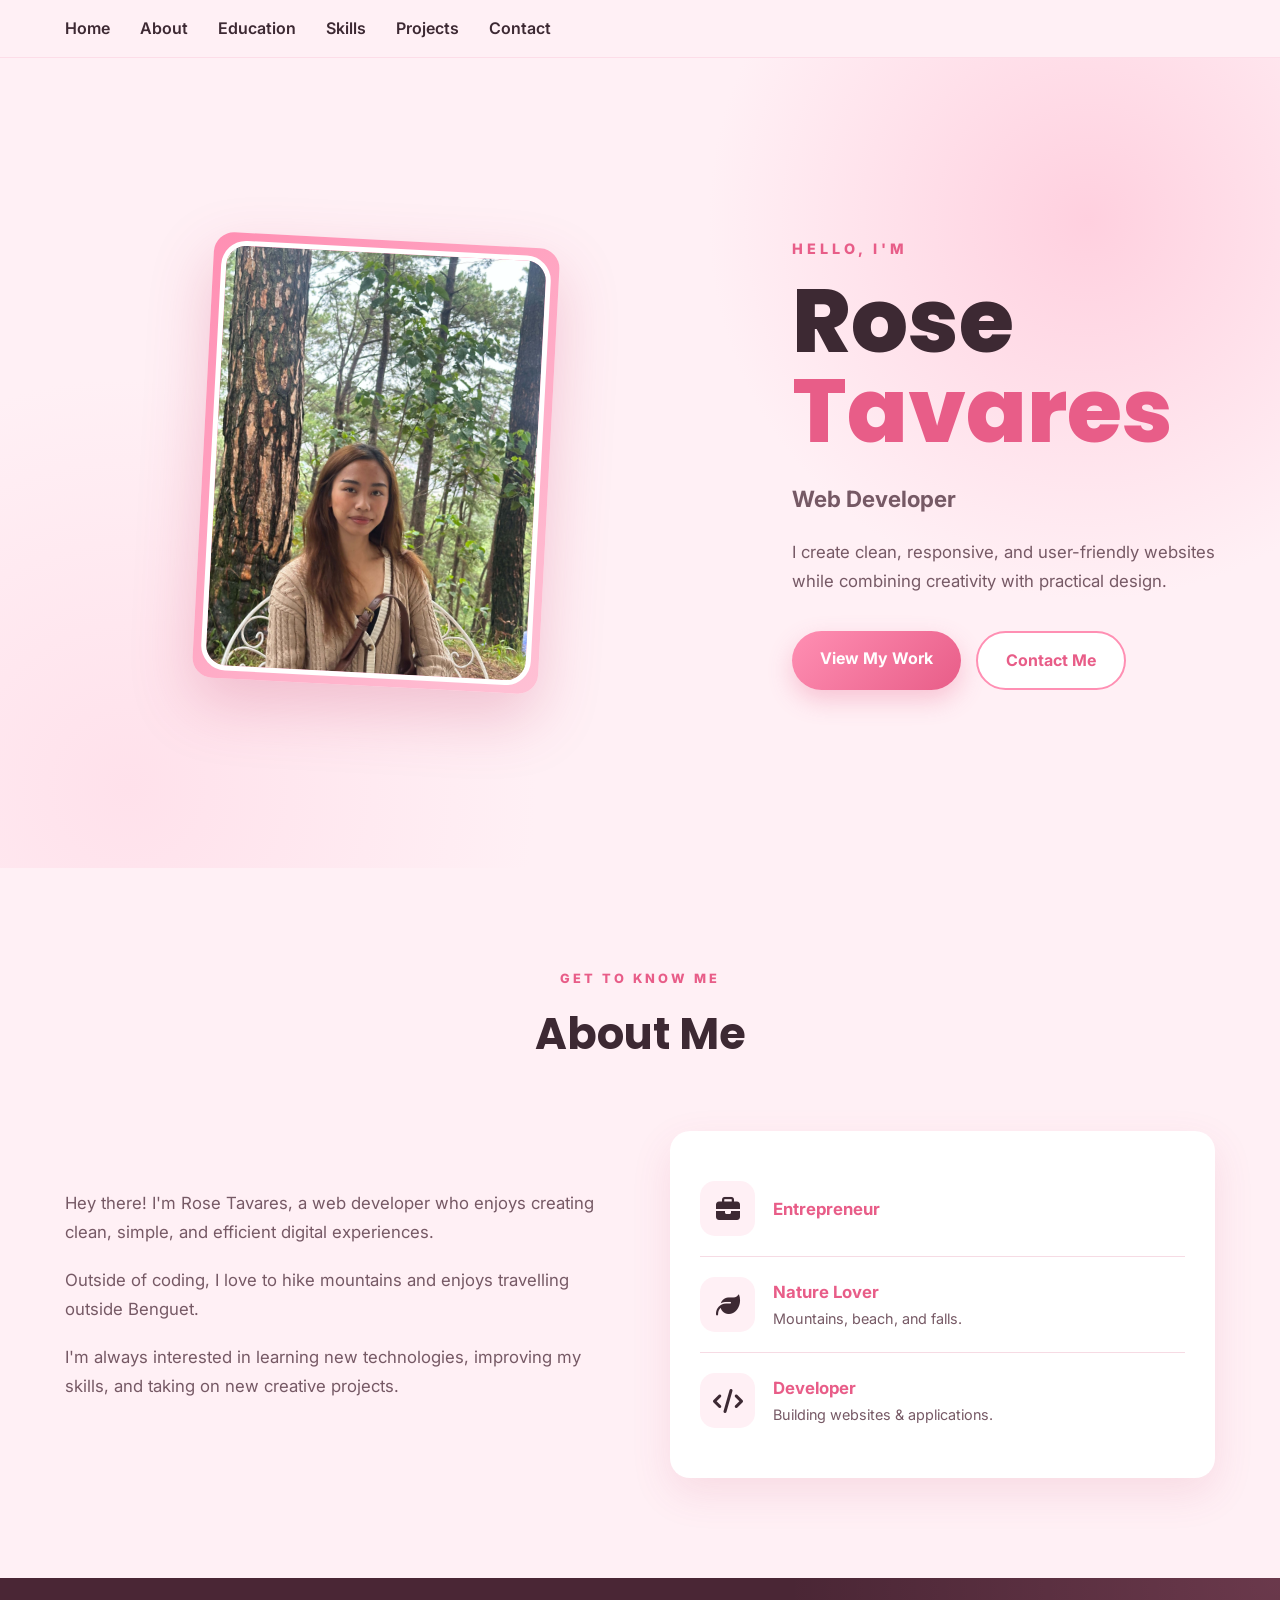
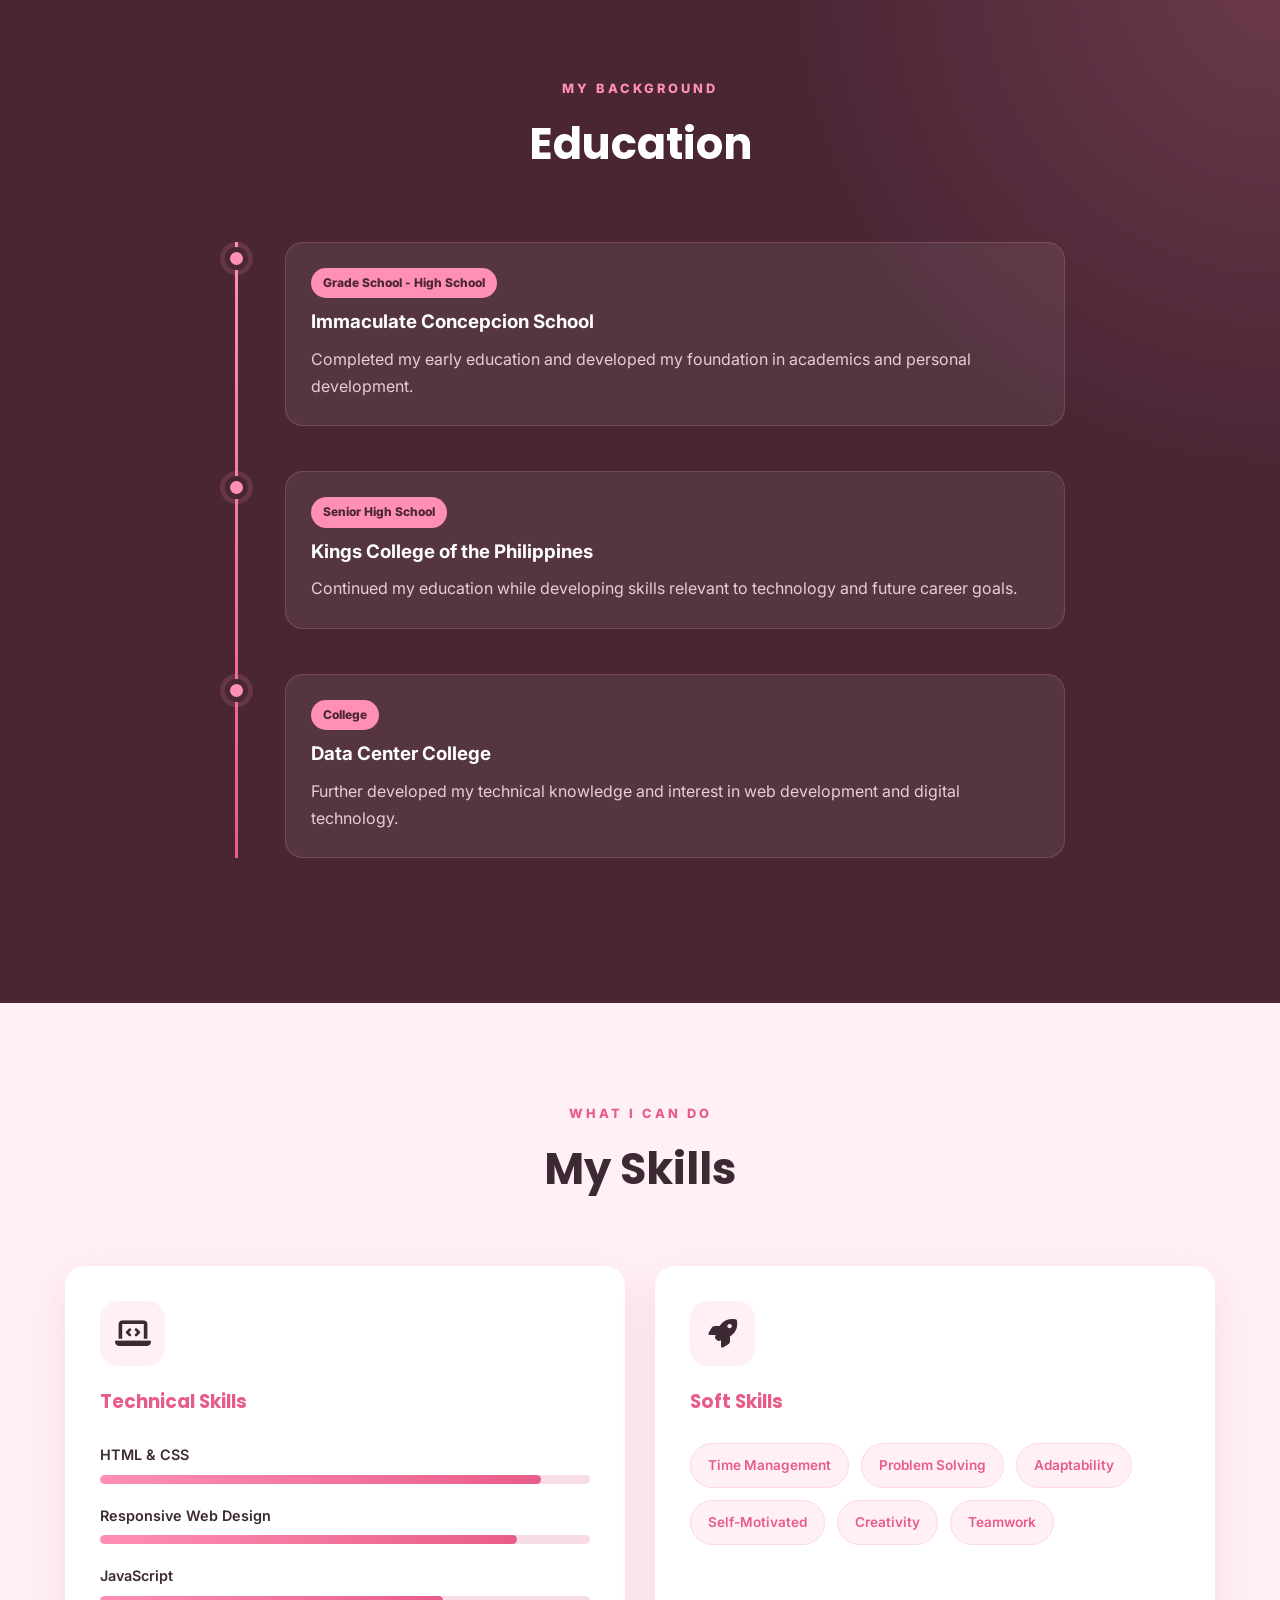
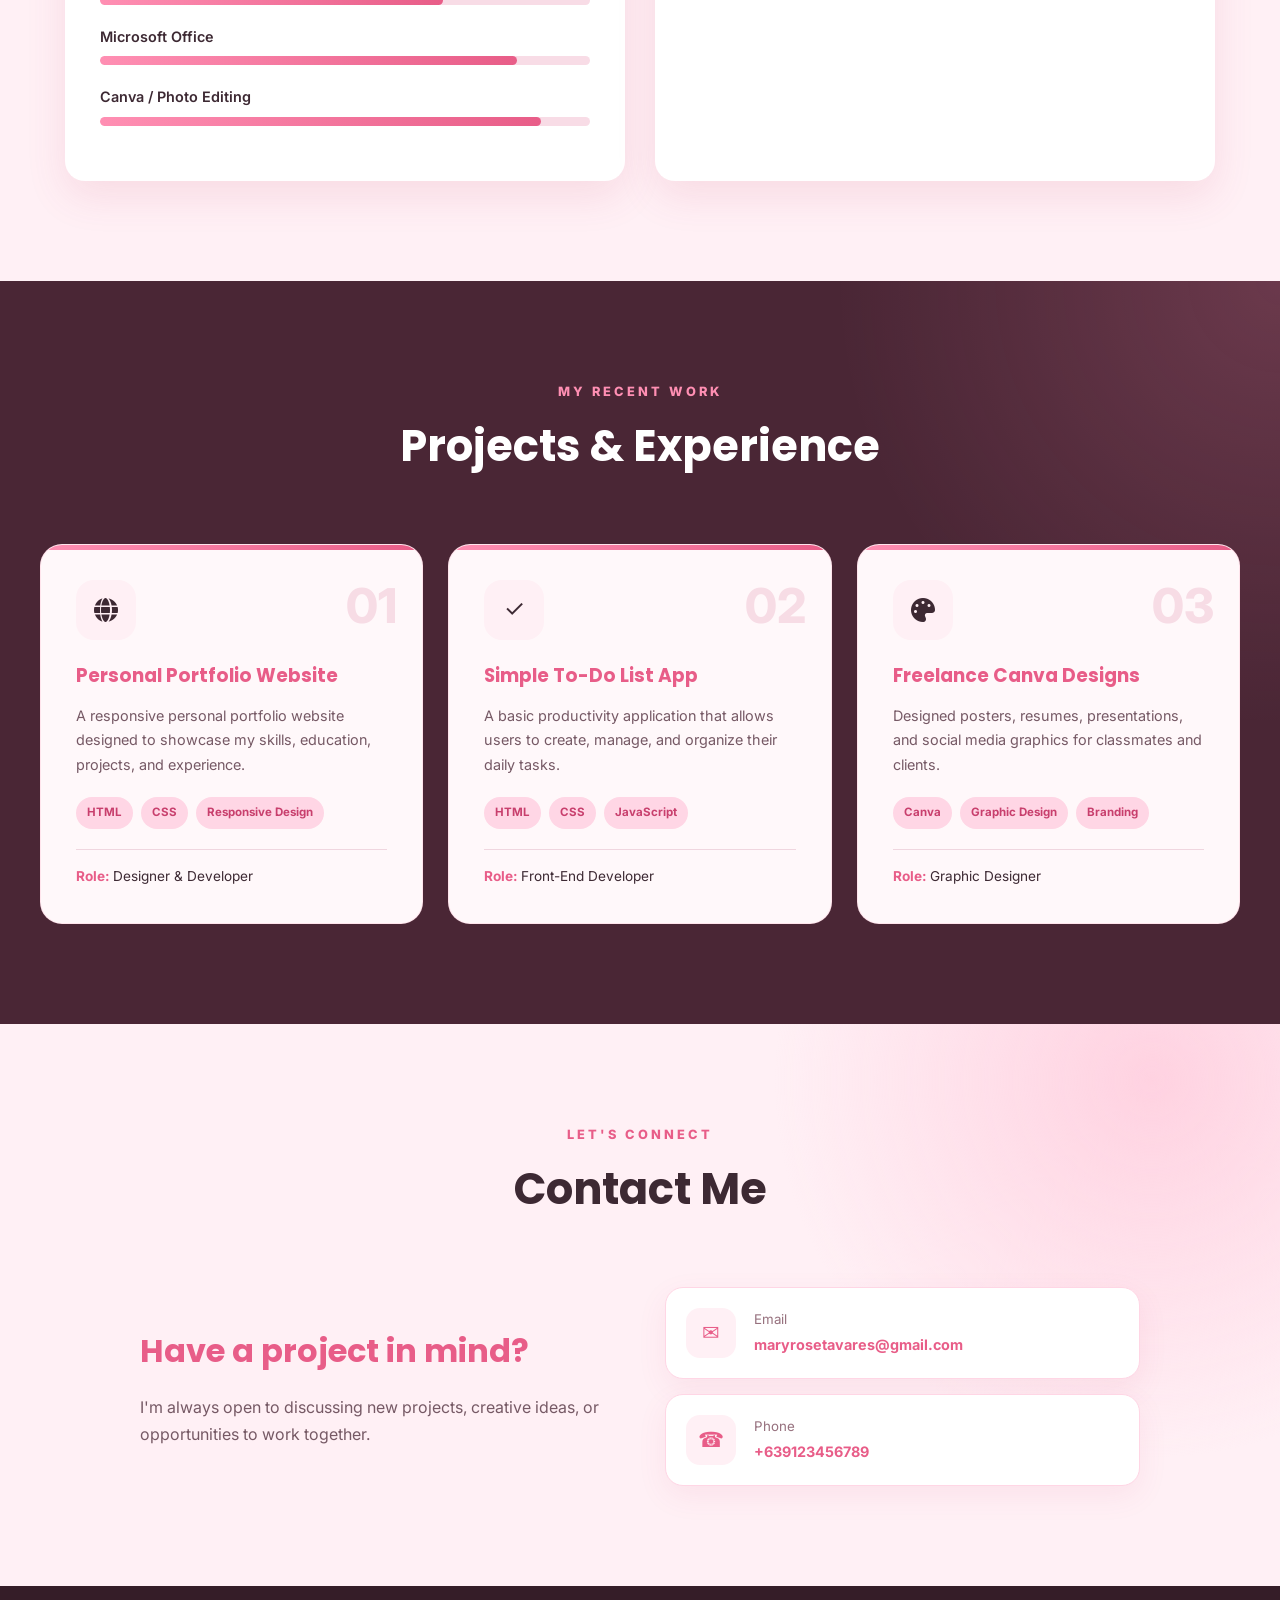
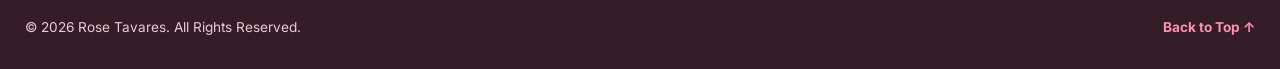
<file: index.html>
<!DOCTYPE html>
<html lang="en">

<head>
    <meta name="google-site-verification" content="WfD-16wxn7d6gVmjEwT_Zcsu9slwlWugLpJaN8LHTjI" />
    <meta charset="UTF-8">

    <meta
        name="viewport"
        content="width=device-width, initial-scale=1.0"
    >

    <meta
        name="description"
        content="Rose Tavares - Web Developer"
    >

    <title>Rose Tavares | Web Developer</title>

    <!-- Google Fonts -->
    <link rel="preconnect" href="https://fonts.googleapis.com">
    <link rel="preconnect" href="https://fonts.gstatic.com" crossorigin>

    <link
        href="https://fonts.googleapis.com/css2?family=Inter:wght@400;500;600;700;800&family=Poppins:wght@500;600;700;800&display=swap"
        rel="stylesheet"
    >

    <!-- CSS -->
    <link rel="stylesheet" href="style.css">
</head>


<body>

    <!-- =====================================
         NAVIGATION
    ====================================== -->

    <header>

        <nav class="navbar">

           

            <ul class="nav-links">

                <li>
                    <a href="#home">Home</a>
                </li>

                <li>
                    <a href="#about">About</a>
                </li>

                <li>
                    <a href="#education">Education</a>
                </li>

                <li>
                    <a href="#skills">Skills</a>
                </li>

                <li>
                    <a href="#projects">Projects</a>
                </li>

                <li>
                    <a href="#contact">Contact</a>
                </li>

            </ul>

        </nav>

        <!-- Font Awesome -->
<link
    rel="stylesheet"
    href="https://cdnjs.cloudflare.com/ajax/libs/font-awesome/6.5.2/css/all.min.css"
>


    </header>


    <main>


        <!-- =====================================
     HERO SECTION
====================================== -->

<section id="home" class="hero">

    <div class="hero-content">

        <!-- Hero Image -->
        <div class="hero-image">

            <div class="image-frame">

                <img
                    src="./image/Rose.jpg"
                    alt="Photo of Rose Tavares"
                >

            </div>

        </div>


        <!-- Hero Text -->
        <div class="hero-text">

            <p class="subtitle">
                HELLO, I'M
            </p>

            <h1>
                Rose
                <br>
                <span>Tavares</span>
            </h1>

            <h2>
                Web Developer
            </h2>

            <p class="hero-description">
                I create clean, responsive, and user-friendly
                websites while combining creativity with practical
                design.
            </p>


            <div class="hero-buttons">

                <a
                    href="#projects"
                    class="btn primary-btn"
                >
                    View My Work
                </a>

                <a
                    href="#contact"
                    class="btn secondary-btn"
                >
                    Contact Me
                </a>

            </div>

        </div>

    </div>

</section>


        <!-- =====================================
             ABOUT SECTION
        ====================================== -->

        <section id="about" class="section">

            <div class="section-heading">

                <p>
                    GET TO KNOW ME
                </p>

                <h2>
                    About Me
                </h2>

            </div>


            <div class="about-content">


                <!-- About Text -->

                <div class="about-text">

                    <p>
                        Hey there! I'm Rose Tavares, a web
                        developer who enjoys creating clean, simple,
                        and efficient digital experiences.
                    </p>

                    <p>
                        Outside of coding, I love to hike mountains and enjoys travelling outside Benguet.
                    </p>

                    <p>
                        I'm always interested in learning new
                        technologies, improving my skills, and taking
                        on new creative projects.
                    </p>

                </div>


                <!-- About Cards -->

                <div class="about-card">


                    <div class="info-item">

                       <span>
    <i class="fa-solid fa-briefcase"></i>
</span>



                        <div>

                            <strong>
                                Entrepreneur
                            </strong>

                            <p>
                               
                            </p>

                        </div>

                    </div>


                    <div class="info-item">

                      <span>
    <i class="fa-solid fa-leaf"></i>
</span>


                        <div>

                            <strong>
                                Nature Lover
                            </strong>

                            <p>
                                Mountains, beach, and falls.
                            </p>

                        </div>

                    </div>


                    <div class="info-item">

                      <span>
    <i class="fa-solid fa-code"></i>
</span>


                        <div>

                            <strong>
                                Developer
                            </strong>

                            <p>
                                Building websites & applications.
                            </p>

                        </div>

                    </div>


                </div>

            </div>

        </section>


        <!-- =====================================
             EDUCATION SECTION
        ====================================== -->

        <section
            id="education"
            class="section dark-section"
        >

            <div class="section-heading">

                <p>
                    MY BACKGROUND
                </p>

                <h2>
                    Education
                </h2>

            </div>


            <div class="timeline">


                <!-- Education 1 -->

                <div class="timeline-item">

                    <div class="timeline-dot"></div>

                    <div class="timeline-content">

                        <span class="timeline-year">
                            Grade School - High School
                        </span>

                        <h3>
                            Immaculate Concepcion School 
                        </h3>

                        <p>
                            Completed my early education and developed
                            my foundation in academics and personal
                            development.
                        </p>

                    </div>

                </div>


                <!-- Education 2 -->

                <div class="timeline-item">

                    <div class="timeline-dot"></div>

                    <div class="timeline-content">

                        <span class="timeline-year">
                            Senior High School
                        </span>

                        <h3>
                           Kings College of the Philippines
                        </h3>

                        <p>
                            Continued my education while developing
                            skills relevant to technology and future
                            career goals.
                        </p>

                    </div>

                </div>


                <!-- Education 3 -->

                <div class="timeline-item">

                    <div class="timeline-dot"></div>

                    <div class="timeline-content">

                        <span class="timeline-year">
                            College
                        </span>

                        <h3>
                            Data Center College
                        </h3>

                        <p>
                            Further developed my technical knowledge
                            and interest in web development and
                            digital technology.
                        </p>

                    </div>

                </div>


            </div>

        </section>


        <!-- =====================================
             SKILLS SECTION
        ====================================== -->

        <section id="skills" class="section">

            <div class="section-heading">

                <p>
                    WHAT I CAN DO
                </p>

                <h2>
                    My Skills
                </h2>

            </div>


            <div class="skills-container">


                <!-- Technical Skills -->

                <div class="skill-card">

                    <div class="skill-icon">
    <i class="fa-solid fa-laptop-code"></i>
</div>


                    <h3>
                        Technical Skills
                    </h3>


                    <div class="skill-list">


                        <div class="skill">

                            <span>
                                HTML & CSS
                            </span>

                            <div class="skill-bar">

                                <div
                                    class="skill-progress html"
                                ></div>

                            </div>

                        </div>


                        <div class="skill">

                            <span>
                                Responsive Web Design
                            </span>

                            <div class="skill-bar">

                                <div
                                    class="skill-progress responsive"
                                ></div>

                            </div>

                        </div>


                        <div class="skill">

                            <span>
                                JavaScript
                            </span>

                            <div class="skill-bar">

                                <div
                                    class="skill-progress javascript"
                                ></div>

                            </div>

                        </div>


                        <div class="skill">

                            <span>
                                Microsoft Office
                            </span>

                            <div class="skill-bar">

                                <div
                                    class="skill-progress office"
                                ></div>

                            </div>

                        </div>


                        <div class="skill">

                            <span>
                                Canva / Photo Editing
                            </span>

                            <div class="skill-bar">

                                <div
                                    class="skill-progress canva"
                                ></div>

                            </div>

                        </div>


                    </div>

                </div>


                <!-- Soft Skills -->

                <div class="skill-card">

                <div class="skill-icon">
    <i class="fa-solid fa-rocket"></i>
</div>


                    <h3>
                        Soft Skills
                    </h3>


                    <div class="soft-skills">

                        <span>
                            Time Management
                        </span>

                        <span>
                            Problem Solving
                        </span>

                        <span>
                            Adaptability
                        </span>

                        <span>
                            Self-Motivated
                        </span>

                        <span>
                            Creativity
                        </span>

                        <span>
                            Teamwork
                        </span>

                    </div>

                </div>

            </div>

        </section>


        <!-- =====================================
             PROJECTS SECTION
        ====================================== -->

        <section
            id="projects"
            class="section dark-section"
        >

            <div class="section-heading">

                <p>
                    MY RECENT WORK
                </p>

                <h2>
                    Projects & Experience
                </h2>

            </div>


            <div class="projects-grid">


                <!-- Project 1 -->

                <article class="project-card">

                    <div class="project-number">
                        01
                    </div>

                   <div class="project-icon">
    <i class="fa-solid fa-globe"></i>
</div>

                    <h3>
                        Personal Portfolio Website
                    </h3>

                    <p>
                        A responsive personal portfolio website
                        designed to showcase my skills, education,
                        projects, and experience.
                    </p>


                    <div class="project-tags">

                        <span>
                            HTML
                        </span>

                        <span>
                            CSS
                        </span>

                        <span>
                            Responsive Design
                        </span>

                    </div>


                    <div class="project-role">

                        <strong>
                            Role:
                        </strong>

                        Designer & Developer

                    </div>

                </article>


                <!-- Project 2 -->

                <article class="project-card">

                    <div class="project-number">
                        02
                    </div>

                    <div class="project-icon">
                        ✓
                    </div>

                    <h3>
                        Simple To-Do List App
                    </h3>

                    <p>
                        A basic productivity application that allows
                        users to create, manage, and organize their
                        daily tasks.
                    </p>


                    <div class="project-tags">

                        <span>
                            HTML
                        </span>

                        <span>
                            CSS
                        </span>

                        <span>
                            JavaScript
                        </span>

                    </div>


                    <div class="project-role">

                        <strong>
                            Role:
                        </strong>

                        Front-End Developer

                    </div>

                </article>


                <!-- Project 3 -->

                <article class="project-card">

                    <div class="project-number">
                        03
                    </div>

                   <div class="project-icon">
    <i class="fa-solid fa-palette"></i>
</div>


                    <h3>
                        Freelance Canva Designs
                    </h3>

                    <p>
                        Designed posters, resumes, presentations,
                        and social media graphics for classmates
                        and clients.
                    </p>


                    <div class="project-tags">

                        <span>
                            Canva
                        </span>

                        <span>
                            Graphic Design
                        </span>

                        <span>
                            Branding
                        </span>

                    </div>


                    <div class="project-role">

                        <strong>
                            Role:
                        </strong>

                        Graphic Designer

                    </div>

                </article>


            </div>

        </section>


        <!-- =====================================
             CONTACT SECTION
        ====================================== -->

        <section
            id="contact"
            class="section contact-section"
        >

            <div class="section-heading">

                <p>
                    LET'S CONNECT
                </p>

                <h2>
                    Contact Me
                </h2>

            </div>


            <div class="contact-content">


                <!-- Contact Message -->

                <div class="contact-text">

                    <h3>
                        Have a project in mind?
                    </h3>

                    <p>
                        I'm always open to discussing new projects,
                        creative ideas, or opportunities to work
                        together.
                    </p>

                </div>


                <!-- Contact Information -->

                <div class="contact-info">


                    <!-- Email -->

                    <a
                        href="mailto:maryrosetavares@gmail.com"
                        class="contact-card"
                    >

                        <span class="contact-icon">
                            ✉
                        </span>

                        <div>

                            <small>
                                Email
                            </small>

                            <strong>
                               maryrosetavares@gmail.com
                            </strong>

                        </div>

                    </a>


                    <!-- Phone -->

                    <a
                        href="tel:+639123456789"
                        class="contact-card"
                    >

                        <span class="contact-icon">
                            ☎
                        </span>

                        <div>

                            <small>
                                Phone
                            </small>

                            <strong>
                                +639123456789
                            </strong>

                        </div>

                    </a>


                </div>

            </div>

        </section>

    </main>


    <!-- =====================================
         FOOTER
    ====================================== -->

    <footer>

        <p>
            © 2026 Rose Tavares.
            All Rights Reserved.
        </p>

        <a href="#home">
            Back to Top ↑
        </a>

    </footer>


</body>

</html>
</file>
<file: style.css>
/* =========================
   GLOBAL STYLES
========================= */

@import url('https://fonts.googleapis.com/css2?family=Inter:wght@400;500;600;700;800&family=Poppins:wght@500;600;700;800&display=swap');

:root {
  --pink-light: #fff0f5;
  --pink-soft: #ffd6e5;
  --pink: #ff8fb3;
  --pink-dark: #e85d88;
  --pink-deep: #c83f6d;

  --white: #ffffff;
  --text: #3d2933;
  --text-light: #765965;

  --dark-pink: #4a2635;
  --dark-pink-2: #351d28;

  --shadow: 0 15px 40px rgba(200, 63, 109, 0.12);
  --shadow-hover: 0 20px 50px rgba(200, 63, 109, 0.22);

  --radius: 20px;
}

* {
  margin: 0;
  padding: 0;
  box-sizing: border-box;
}

html {
  scroll-behavior: smooth;
}

body {
  font-family: 'Inter', sans-serif;
  background: var(--pink-light);
  color: var(--text);
  line-height: 1.7;
}

a {
  text-decoration: none;
  color: inherit;
}

img {
  max-width: 100%;
  display: block;
}

/* =========================
   NAVIGATION
========================= */

header {
  position: sticky;
  top: 0;
  z-index: 1000;
  background: rgba(255, 240, 245, 0.92);
  backdrop-filter: blur(15px);
  border-bottom: 1px solid rgba(232, 93, 136, 0.12);
}

.navbar {
  max-width: 1200px;
  margin: auto;
  padding: 15px 25px;

  display: flex;
  align-items: center;
  justify-content: space-between;
}

.logo img {
  width: 52px;
  height: 52px;
  object-fit: cover;
  border-radius: 50%;

  border: 3px solid var(--pink);
  box-shadow: 0 5px 18px rgba(232, 93, 136, 0.3);

  transition: 0.3s ease;
}

.logo img:hover {
  transform: rotate(-5deg) scale(1.08);
}

.nav-links {
  display: flex;
  list-style: none;
  gap: 30px;
}

.nav-links a {
  position: relative;
  font-weight: 600;
  color: var(--text);
  transition: 0.3s ease;
}

.nav-links a::after {
  content: '';
  position: absolute;
  left: 50%;
  bottom: -7px;

  width: 0;
  height: 3px;

  background: var(--pink-dark);
  border-radius: 10px;

  transform: translateX(-50%);
  transition: 0.3s ease;
}

.nav-links a:hover {
  color: var(--pink-dark);
}

.nav-links a:hover::after {
  width: 100%;
}

/* =========================
   HERO
========================= */

.hero {
  min-height: 90vh;
  padding: 100px 25px;

  display: flex;
  align-items: center;

  background:
    radial-gradient(circle at 85% 20%, #ffd0df 0, transparent 30%),
    radial-gradient(circle at 10% 90%, #ffe1eb 0, transparent 30%),
    var(--pink-light);
}

.hero-content {
  width: 100%;
  max-width: 1200px;
  margin: auto;

  display: grid;
  grid-template-columns: 1.2fr 0.8fr;
  gap: 80px;

  align-items: center;
}

.subtitle {
  color: var(--pink-dark);
  font-size: 0.9rem;
  font-weight: 800;
  letter-spacing: 4px;
  margin-bottom: 15px;
}

.hero h1 {
  font-family: 'Poppins', sans-serif;
  font-size: clamp(3.5rem, 7vw, 6rem);
  line-height: 1;
  font-weight: 800;
  color: var(--text);
}

.hero h1 span {
  color: var(--pink-dark);
}

.hero h2 {
  margin-top: 25px;

  font-size: 1.4rem;
  font-weight: 700;

  color: var(--text-light);
}

.hero-description {
  max-width: 600px;
  margin-top: 20px;

  font-size: 1.05rem;
  color: var(--text-light);
}

.hero-buttons {
  display: flex;
  gap: 15px;
  margin-top: 35px;
  flex-wrap: wrap;
}

.btn {
  display: inline-block;
  padding: 14px 28px;

  border-radius: 50px;

  font-weight: 700;

  transition: 0.3s ease;
}

.primary-btn {
  color: white;
  background: linear-gradient(
    135deg,
    var(--pink),
    var(--pink-dark)
  );

  box-shadow: 0 10px 25px rgba(232, 93, 136, 0.3);
}

.primary-btn:hover {
  transform: translateY(-4px);
  box-shadow: 0 15px 35px rgba(232, 93, 136, 0.4);
}

.secondary-btn {
  color: var(--pink-dark);
  background: white;
  border: 2px solid var(--pink);
}

.secondary-btn:hover {
  color: white;
  background: var(--pink);
  transform: translateY(-4px);
}

/* Hero Image */

.hero-image {
  display: flex;
  justify-content: center;
  margin-top: 0;
}

.image-frame {
  position: relative;
  padding: 8px;
  margin-top: 0;

  border-radius: 20px;

  background: linear-gradient(
    135deg,
    var(--pink),
    #ffc1d5
  );

  box-shadow: 0 25px 60px rgba(200, 63, 109, 0.25);

  transform: rotate(3deg);
  transition: 0.4s ease;
}

.image-frame img {
  width: 330px;
  height: 430px;
  display: block;

  object-fit: cover;

  border-radius: 25px;
  border: 5px solid white;
}


/* =========================
   GENERAL SECTIONS
========================= */

.section {
  padding: 100px 25px;
  max-width: 1200px;
  margin: auto;
}

.section-heading {
  text-align: center;
  margin-bottom: 60px;
}

.section-heading p {
  color: var(--pink-dark);
  font-size: 0.8rem;
  font-weight: 800;
  letter-spacing: 3px;
  margin-bottom: 8px;
}

.section-heading h2 {
  font-family: 'Poppins', sans-serif;
  font-size: 2.7rem;
  color: var(--text);
}

/* =========================
   DARK / PINK SECTIONS
========================= */

.dark-section {
  max-width: none;
  background:
    radial-gradient(
      circle at top right,
      rgba(255, 143, 179, 0.18),
      transparent 30%
    ),
    var(--dark-pink);
  color: white;
}

.dark-section .section-heading h2 {
  color: white;
}

.dark-section .section-heading p {
  color: var(--pink);
}

/* =========================
   ABOUT
========================= */

.about-content {
  display: grid;
  grid-template-columns: 1fr 1fr;
  gap: 60px;
  align-items: center;
}

.about-text p {
  margin-bottom: 20px;
  color: var(--text-light);
  font-size: 1.05rem;
}

.about-card {
  padding: 30px;

  background: white;
  border-radius: var(--radius);

  box-shadow: var(--shadow);
}

.info-item {
  display: flex;
  gap: 18px;
  align-items: center;

  padding: 20px 0;

  border-bottom: 1px solid #f6dbe4;
}

.info-item:last-child {
  border-bottom: none;
}

.info-item > span {
  width: 55px;
  height: 55px;

  display: grid;
  place-items: center;

  font-size: 1.5rem;

  border-radius: 15px;
  background: var(--pink-light);
}

.info-item strong {
  color: var(--pink-dark);
  font-size: 1.05rem;
}

.info-item p {
  color: var(--text-light);
  font-size: 0.9rem;
}

/* =========================
   EDUCATION
========================= */

.timeline {
  max-width: 850px;
  margin: auto;
  position: relative;
}

.timeline::before {
  content: '';

  position: absolute;
  left: 20px;
  top: 0;
  bottom: 0;

  width: 3px;

  background: linear-gradient(
    var(--pink),
    var(--pink-dark)
  );
}

.timeline-item {
  position: relative;
  padding-left: 70px;
  margin-bottom: 45px;
}

.timeline-dot {
  position: absolute;
  left: 10px;
  top: 5px;

  width: 23px;
  height: 23px;

  border-radius: 50%;

  background: var(--pink);
  border: 5px solid var(--dark-pink);

  box-shadow: 0 0 0 5px rgba(255, 143, 179, 0.15);
}

.timeline-content {
  padding: 25px;

  background: rgba(255, 255, 255, 0.07);
  border: 1px solid rgba(255, 143, 179, 0.2);

  border-radius: 18px;

  transition: 0.3s ease;
}

.timeline-content:hover {
  transform: translateX(8px);
  background: rgba(255, 143, 179, 0.1);
}

.timeline-year {
  display: inline-block;

  margin-bottom: 8px;
  padding: 5px 12px;

  border-radius: 20px;

  background: var(--pink);
  color: var(--dark-pink);

  font-size: 0.75rem;
  font-weight: 800;
}

.timeline-content h3 {
  margin-bottom: 8px;
  color: white;
}

.timeline-content p {
  color: #eacbd6;
}

/* =========================
   SKILLS
========================= */

.skills-container {
  display: grid;
  grid-template-columns: 1fr 1fr;
  gap: 30px;
}

.skill-card {
  padding: 35px;

  background: white;
  border-radius: var(--radius);

  box-shadow: var(--shadow);

  transition: 0.3s ease;
}

.skill-card:hover {
  transform: translateY(-8px);
  box-shadow: var(--shadow-hover);
}

.skill-icon {
  width: 65px;
  height: 65px;

  display: grid;
  place-items: center;

  margin-bottom: 20px;

  font-size: 1.8rem;

  background: var(--pink-light);
  border-radius: 18px;
}

.skill-card h3 {
  margin-bottom: 25px;

  font-family: 'Poppins', sans-serif;
  color: var(--pink-dark);
}

.skill {
  margin-bottom: 20px;
}

.skill > span {
  display: block;
  margin-bottom: 7px;

  font-size: 0.9rem;
  font-weight: 600;
}

.skill-bar {
  height: 9px;

  overflow: hidden;

  background: #f8dce6;
  border-radius: 20px;
}

.skill-progress {
  height: 100%;

  border-radius: 20px;

  background: linear-gradient(
    90deg,
    var(--pink),
    var(--pink-dark)
  );
}

/* Skill levels */

.skill-progress.html {
  width: 90%;
}

.skill-progress.responsive {
  width: 85%;
}

.skill-progress.javascript {
  width: 70%;
}

.skill-progress.office {
  width: 85%;
}

.skill-progress.canva {
  width: 90%;
}

/* Soft Skills */

.soft-skills {
  display: flex;
  flex-wrap: wrap;
  gap: 12px;
}

.soft-skills span {
  padding: 10px 17px;

  color: var(--pink-dark);
  background: var(--pink-light);

  border: 1px solid var(--pink-soft);
  border-radius: 50px;

  font-size: 0.85rem;
  font-weight: 600;

  transition: 0.3s ease;
}

.soft-skills span:hover {
  color: white;
  background: var(--pink);
  transform: translateY(-3px);
}

/* =========================
   PROJECTS
========================= */

.projects-grid {
  max-width: 1200px;
  margin: auto;

  display: grid;
  grid-template-columns: repeat(3, 1fr);
  gap: 25px;
}

.project-card {
  position: relative;

  padding: 35px;

  background: #fff8fa;

  border: 1px solid rgba(255, 143, 179, 0.2);
  border-radius: 22px;

  color: var(--text);

  overflow: hidden;

  transition: 0.35s ease;
}

.project-card::before {
  content: '';

  position: absolute;
  top: 0;
  left: 0;

  width: 100%;
  height: 5px;

  background: linear-gradient(
    90deg,
    var(--pink),
    var(--pink-dark)
  );
}

.project-card:hover {
  transform: translateY(-10px);
  box-shadow: 0 20px 50px rgba(255, 143, 179, 0.18);
}

.project-number {
  position: absolute;
  right: 25px;
  top: 20px;

  font-size: 3rem;
  font-weight: 800;

  color: #f7dce5;
}

.project-icon {
  position: relative;

  width: 60px;
  height: 60px;

  display: grid;
  place-items: center;

  margin-bottom: 20px;

  background: var(--pink-light);
  border-radius: 18px;

  font-size: 1.5rem;
}

.project-card h3 {
  position: relative;

  margin-bottom: 12px;

  font-family: 'Poppins', sans-serif;
  color: var(--pink-dark);
}

.project-card p {
  color: var(--text-light);
  font-size: 0.9rem;
}

.project-tags {
  display: flex;
  flex-wrap: wrap;
  gap: 8px;

  margin-top: 20px;
}

.project-tags span {
  padding: 6px 11px;

  background: var(--pink-soft);
  color: var(--pink-deep);

  border-radius: 20px;

  font-size: 0.72rem;
  font-weight: 700;
}

.project-role {
  margin-top: 20px;

  padding-top: 15px;

  border-top: 1px solid #f0d6df;

  font-size: 0.85rem;
}

.project-role strong {
  color: var(--pink-dark);
}

/* =========================
   CONTACT
========================= */

.contact-section {
  max-width: none;

  background:
    radial-gradient(
      circle at 90% 10%,
      #ffd2e1,
      transparent 30%
    ),
    var(--pink-light);
}

.contact-content {
  max-width: 1000px;
  margin: auto;

  display: grid;
  grid-template-columns: 1fr 1fr;
  gap: 50px;

  align-items: center;
}

.contact-text h3 {
  font-family: 'Poppins', sans-serif;
  font-size: 2rem;
  color: var(--pink-dark);

  margin-bottom: 15px;
}

.contact-text p {
  color: var(--text-light);
}

.contact-info {
  display: grid;
  gap: 15px;
}

.contact-card {
  display: flex;
  align-items: center;
  gap: 18px;

  padding: 20px;

  background: white;

  border: 1px solid var(--pink-soft);
  border-radius: 18px;

  box-shadow: 0 10px 30px rgba(200, 63, 109, 0.08);

  transition: 0.3s ease;
}

.contact-card:hover {
  transform: translateX(8px);
  border-color: var(--pink);
  box-shadow: 0 15px 35px rgba(200, 63, 109, 0.15);
}

.contact-icon {
  width: 50px;
  height: 50px;

  display: grid;
  place-items: center;

  background: var(--pink-light);
  color: var(--pink-dark);

  border-radius: 14px;

  font-size: 1.3rem;
}

.contact-card small {
  display: block;
  color: #96707d;
}

.contact-card strong {
  color: var(--pink-dark);
  font-size: 0.9rem;
}

/* =========================
   FOOTER
========================= */

footer {
  padding: 30px 25px;

  display: flex;
  justify-content: space-between;
  align-items: center;

  background: var(--dark-pink-2);
  color: #eacbd6;

  font-size: 0.85rem;
}

footer a {
  color: var(--pink);
  font-weight: 700;

  transition: 0.3s ease;
}

footer a:hover {
  color: white;
}

/* =========================
   MOBILE HEADER + HERO
========================= */

@media (max-width: 650px) {

  /* Prevent horizontal scrolling */
  html,
  body {
    width: 100%;
    overflow-x: hidden;
  }


  /* =========================
     HEADER / NAVIGATION
  ========================= */

  header {
    position: sticky;
    top: 0;
    z-index: 1000;
  }

  .navbar {
    width: 100%;
    min-height: 65px;

    padding: 10px 15px;

    display: flex;
    flex-direction: row;
    align-items: center;
    justify-content: space-between;

    gap: 10px;
  }

  .logo {
    flex-shrink: 0;
  }

  .logo img {
    width: 44px;
    height: 44px;
  }

  .nav-links {
    width: auto;

    display: flex;
    flex-wrap: nowrap;

    align-items: center;
    justify-content: flex-end;

    gap: 12px;

    list-style: none;

    overflow-x: auto;
    scrollbar-width: none;

    white-space: nowrap;
  }

  .nav-links::-webkit-scrollbar {
    display: none;
  }

  .nav-links a {
    display: inline-block;

    font-size: 0.72rem;
    font-weight: 600;

    padding: 5px 0;
  }

  .nav-links a::after {
    bottom: 0;
    height: 2px;
  }


  /* =========================
     HERO
  ========================= */

  .hero {
    min-height: auto;

    padding: 45px 18px 60px;

    display: flex;
    align-items: center;
  }

  .hero-content {
    width: 100%;

    display: flex;
    flex-direction: column;

    gap: 18px;

    text-align: center;
  }


  /* =========================
     HERO IMAGE
  ========================= */

  .hero-image {
    order: 1;

    width: 100%;

    display: flex;
    justify-content: center;

    margin: 0;
  }

  .image-frame {
    padding: 5px;

    margin: 0;

    border-radius: 18px;

    transform: rotate(2deg);
  }

  .image-frame img {
    width: 210px;
    height: 270px;

    border-radius: 17px;
    border-width: 4px;
  }


  /* =========================
     HERO TEXT
  ========================= */

  .hero-text {
    order: 2;

    width: 100%;

    display: flex;
    flex-direction: column;
    align-items: center;
  }

  .subtitle {
    margin-top: 0;
    margin-bottom: 8px;

    font-size: 0.7rem;
    letter-spacing: 2.5px;
  }

  .hero h1 {
    margin: 0;

    font-size: clamp(2.8rem, 13vw, 3.8rem);

    line-height: 0.95;
  }

  .hero h2 {
    margin-top: 12px;

    font-size: 1rem;
  }

  .hero-description {
    width: 100%;
    max-width: 400px;

    margin: 15px auto 0;

    font-size: 0.9rem;
    line-height: 1.6;
  }


  /* =========================
     HERO BUTTONS
  ========================= */

  .hero-buttons {
    width: 100%;

    display: flex;
    flex-direction: column;
    align-items: center;

    gap: 10px;

    margin-top: 22px;
  }

  .btn {
    width: 100%;
    max-width: 260px;

    padding: 12px 20px;

    text-align: center;
  }


  /* =========================
     GENERAL SECTIONS
  ========================= */

  .section {
    width: 100%;

    padding: 65px 20px;
  }

  .section-heading {
    margin-bottom: 40px;
  }

  .section-heading h2 {
    font-size: 2rem;
    line-height: 1.2;
  }


  /* =========================
     ABOUT
  ========================= */

  .about-content {
    grid-template-columns: 1fr;
    gap: 30px;
  }

  .about-text p {
    font-size: 0.92rem;
  }

  .about-card {
    padding: 20px;
  }


  /* =========================
     EDUCATION
  ========================= */

  .timeline::before {
    left: 10px;
    width: 2px;
  }

  .timeline-item {
    padding-left: 38px;
    margin-bottom: 30px;
  }

  .timeline-dot {
    left: 0;
    width: 21px;
    height: 21px;
  }

  .timeline-content {
    padding: 18px;
  }

  .timeline-content:hover {
    transform: none;
  }


  /* =========================
     SKILLS
  ========================= */

  .skills-container {
    grid-template-columns: 1fr;
    gap: 20px;
  }

  .skill-card {
    padding: 25px 20px;
  }

  .skill-card:hover {
    transform: none;
  }


  /* =========================
     PROJECTS
  ========================= */

  .projects-grid {
    grid-template-columns: 1fr;
    gap: 20px;
  }

  .project-card {
    padding: 28px 22px;
  }

  .project-card:hover {
    transform: none;
  }


  /* =========================
     CONTACT
  ========================= */

  .contact-content {
    grid-template-columns: 1fr;
    gap: 30px;
  }

  .contact-card {
    padding: 16px;
  }

  .contact-card:hover {
    transform: none;
  }

  .contact-card strong {
    overflow-wrap: anywhere;
  }


  /* =========================
     FOOTER
  ========================= */

  footer {
    padding: 25px 20px;

    flex-direction: column;
    gap: 10px;

    text-align: center;
  }
}


/* =========================
   VERY SMALL PHONES
========================= */

@media (max-width: 380px) {

  .navbar {
    padding-left: 10px;
    padding-right: 10px;
  }

  .logo img {
    width: 40px;
    height: 40px;
  }

  .nav-links {
    gap: 9px;
  }

  .nav-links a {
    font-size: 0.65rem;
  }

  .hero {
    padding-left: 15px;
    padding-right: 15px;
  }

  .image-frame img {
    width: 190px;
    height: 245px;
  }

  .hero h1 {
    font-size: 2.7rem;
  }

  .hero-description {
    font-size: 0.85rem;
  }

  .section {
    padding-left: 15px;
    padding-right: 15px;
  }
}
</file>
